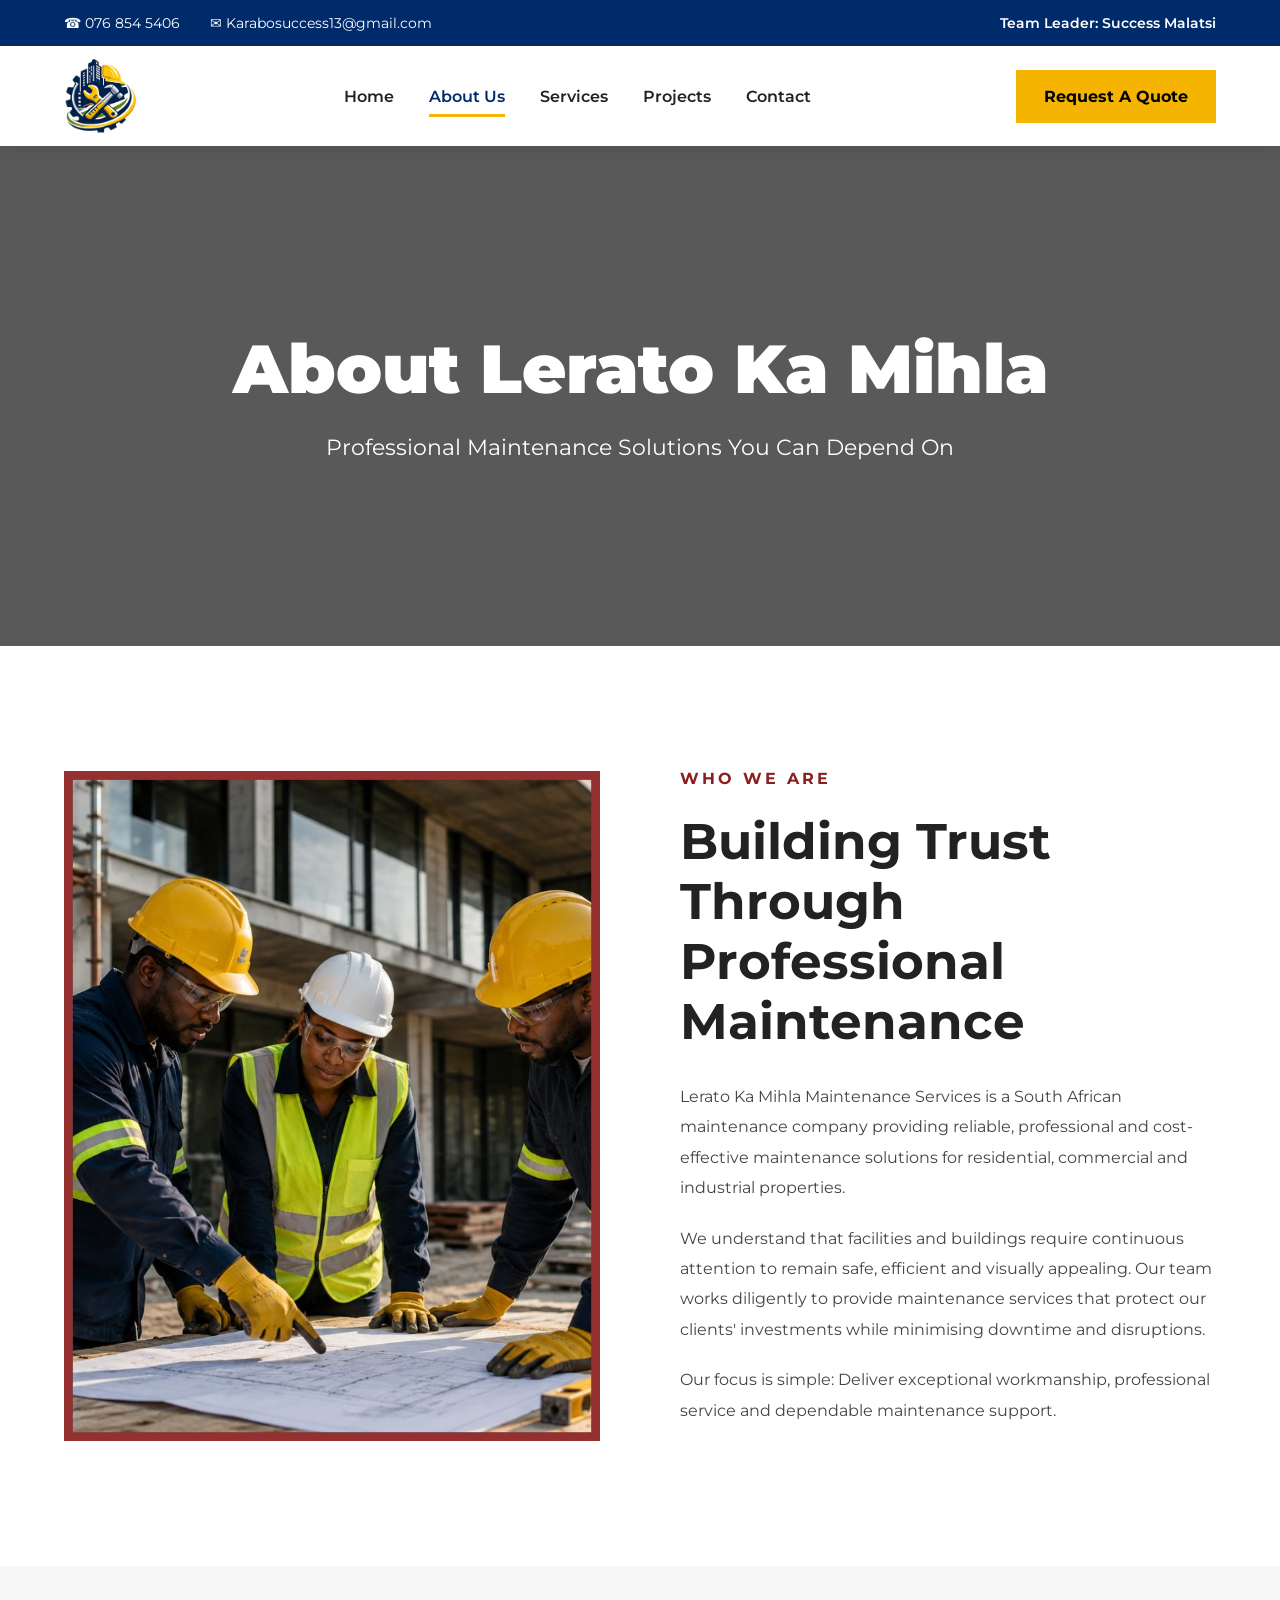
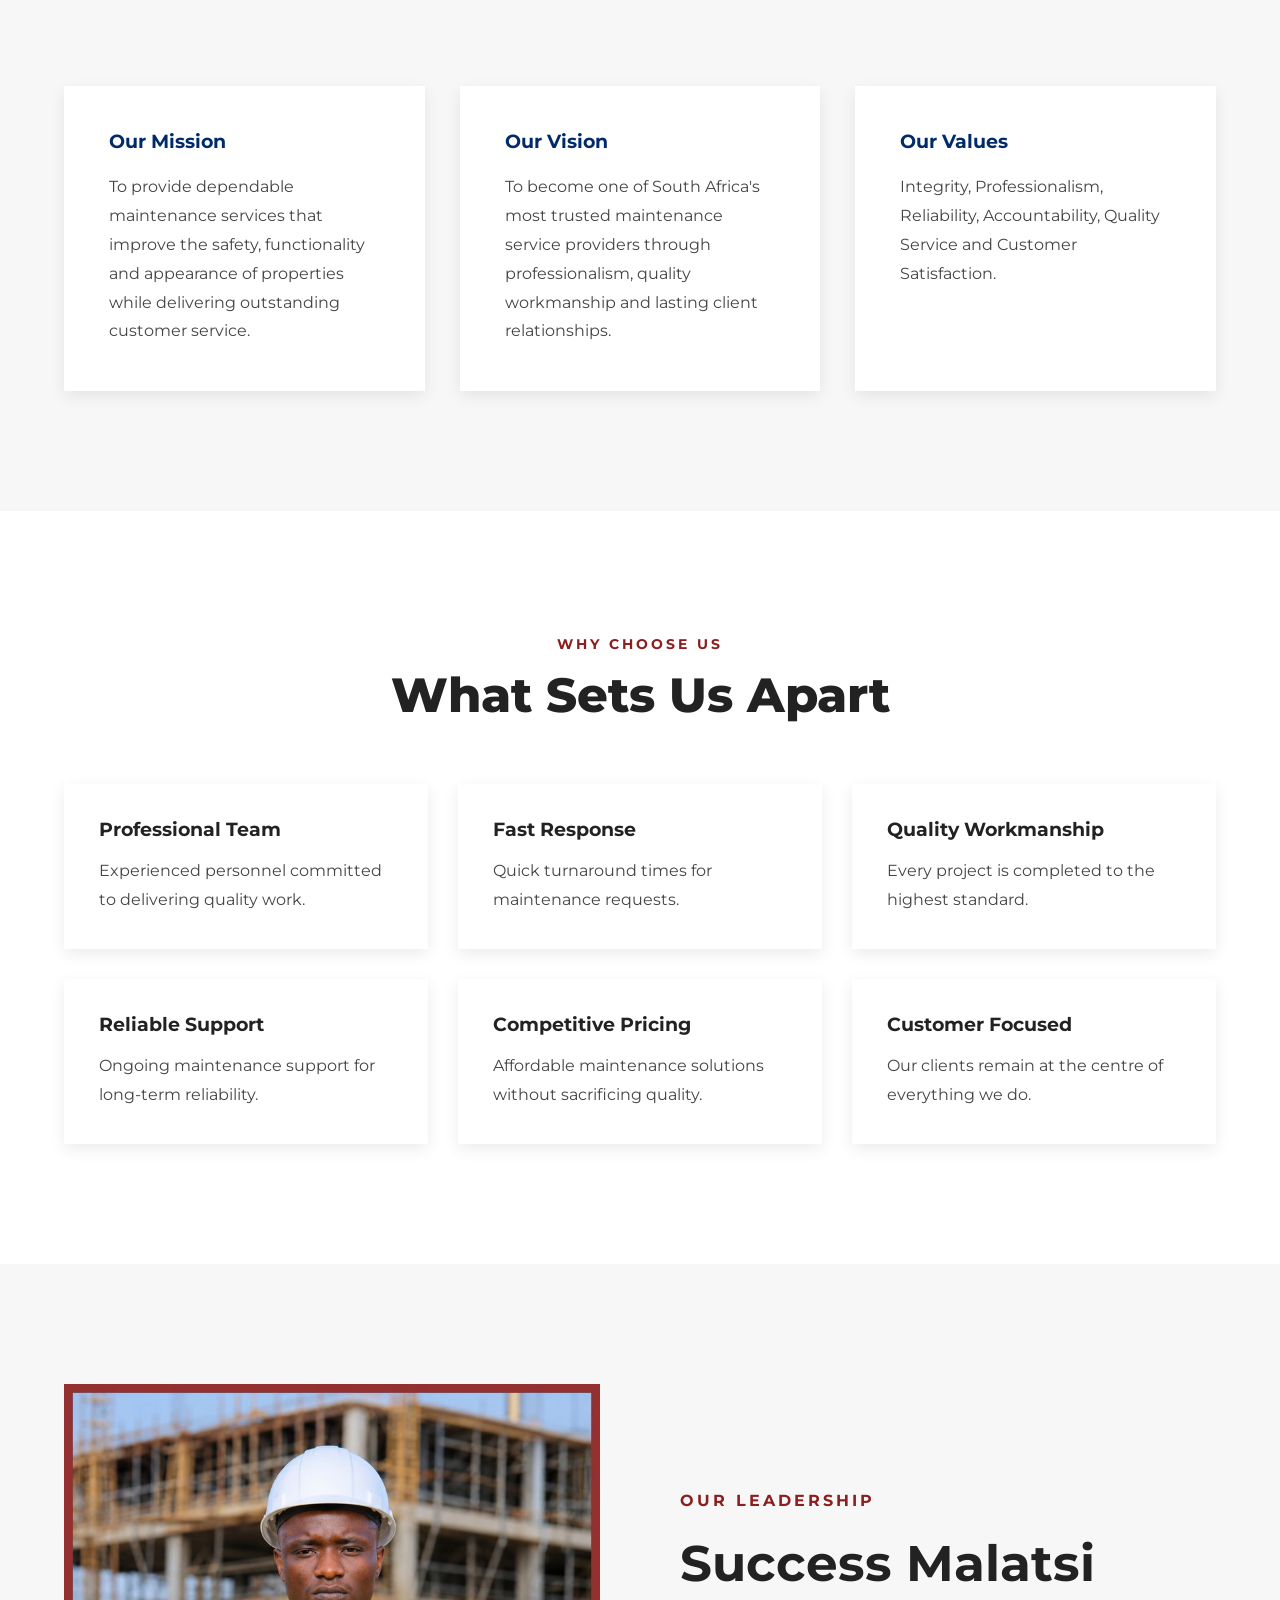
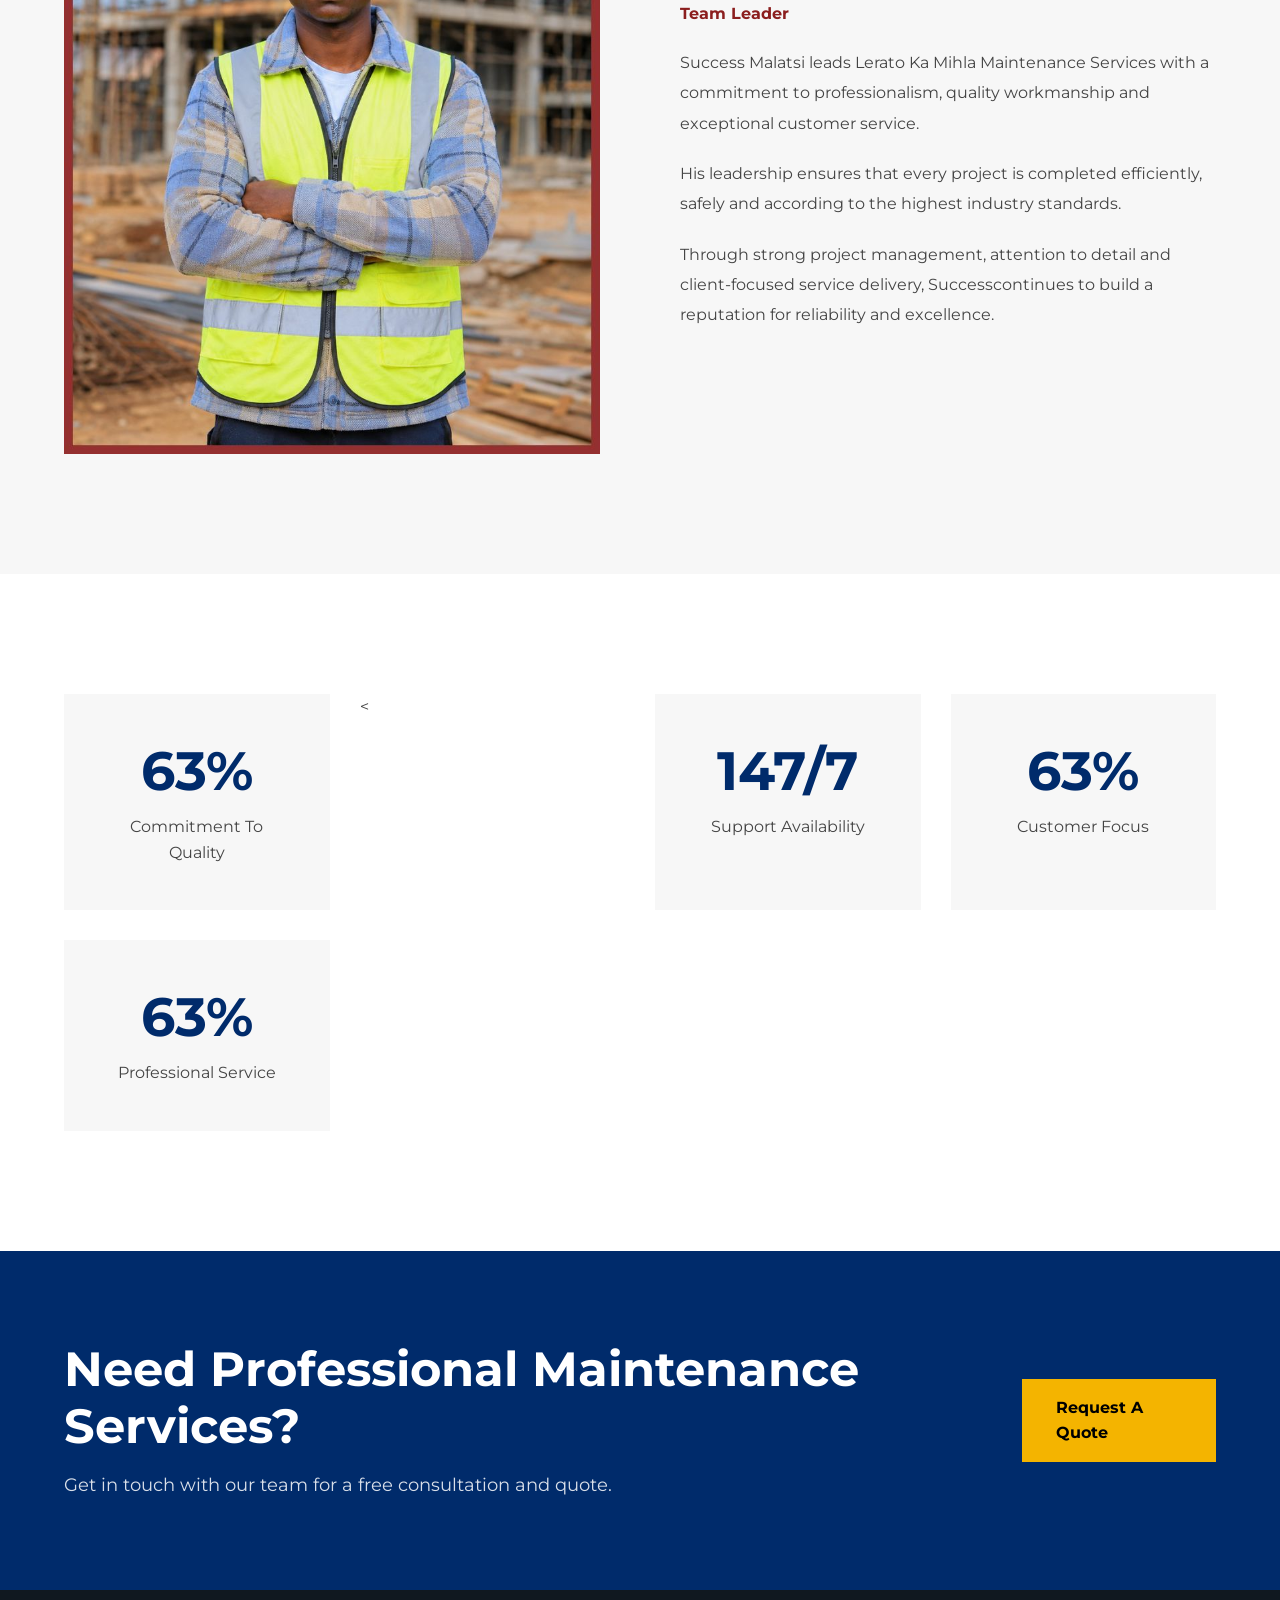
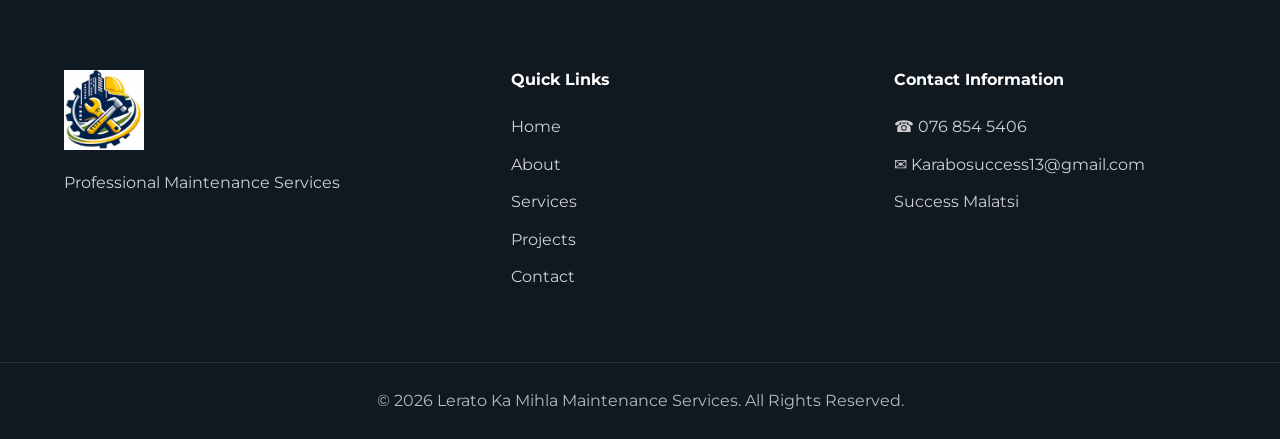
<file: about.html>
<!DOCTYPE html>
<html lang="en">
<head>

<meta charset="UTF-8">
<meta name="viewport" content="width=device-width, initial-scale=1.0">

<title>
About Us | Lerato Ka Mihla Maintenance Services
</title>

<meta
name="description"
content="Learn more about Lerato Ka Mihla Maintenance Services and our commitment to quality maintenance solutions."
>

<link rel="preconnect" href="https://fonts.googleapis.com">
<link rel="preconnect" href="https://fonts.gstatic.com" crossorigin>

<link
href="https://fonts.googleapis.com/css2?family=Montserrat:wght@300;400;500;600;700;800;900&display=swap"
rel="stylesheet"
>

<link
rel="stylesheet"
href="assets/css/style.css"
>

</head>

<body>

<!-- TOP BAR -->

<div class="topbar">

<div class="container topbar-wrapper">

<div class="topbar-left">

<span>☎ 076 854 5406</span>

<span>✉ Karabosuccess13@gmail.com</span>

</div>

<div class="topbar-right">

<span>
Team Leader:
Success Malatsi
</span>

</div>

</div>

</div>

<!-- HEADER -->

<header class="header">

<div class="container header-wrapper">

<a href="index.html" class="logo-wrap">

<img
src="assets/images/logo.jpg"
alt="Lerato Ka Mihla Logo"
class="logo"
>

</a>

<nav class="desktop-nav">

<a href="index.html">
Home
</a>

<a href="about.html" class="active">
About Us
</a>

<a href="services.html">
Services
</a>

<a href="projects.html">
Projects
</a>

<a href="contact.html">
Contact
</a>

</nav>

<div class="header-actions">

<a
href="contact.html"
class="quote-btn"
>

Request A Quote

</a>

<button
class="mobile-toggle"
id="mobileToggle"
>

☰

</button>

</div>

</div>

<div
class="mobile-menu"
id="mobileMenu"
>

<a href="index.html">Home</a>
<a href="about.html">About Us</a>
<a href="services.html">Services</a>
<a href="projects.html">Projects</a>
<a href="contact.html">Contact</a>

</div>

</header>

<!-- PAGE HERO -->

<section class="page-hero">

<div class="page-overlay"></div>

<div class="container">

<div class="page-hero-content">

<h1>

About Lerato Ka Mihla

</h1>

<p>

Professional Maintenance Solutions
You Can Depend On

</p>

</div>

</div>

</section>

<!-- COMPANY INTRO -->

<section class="about-page-section">

<div class="container">

<div class="about-page-grid">

<div class="about-page-image">

<img
src="assets/images/about.jpg"
alt="Commercial Building"
>

</div>

<div class="about-page-content">

<span class="section-tag">

WHO WE ARE

</span>

<h2>

Building Trust Through
Professional Maintenance

</h2>

<p>

Lerato Ka Mihla Maintenance Services
is a South African maintenance company
providing reliable, professional and
cost-effective maintenance solutions
for residential, commercial and
industrial properties.

</p>

<p>

We understand that facilities and
buildings require continuous attention
to remain safe, efficient and visually
appealing. Our team works diligently
to provide maintenance services that
protect our clients' investments while
minimising downtime and disruptions.

</p>

<p>

Our focus is simple:

Deliver exceptional workmanship,
professional service and dependable
maintenance support.

</p>

</div>

</div>

</div>

</section>

<!-- MISSION VISION -->

<section class="mission-vision">

<div class="container">

<div class="mission-grid">

<div class="mission-card">

<h3>

Our Mission

</h3>

<p>

To provide dependable maintenance
services that improve the safety,
functionality and appearance of
properties while delivering
outstanding customer service.

</p>

</div>

<div class="mission-card">

<h3>

Our Vision

</h3>

<p>

To become one of South Africa's
most trusted maintenance service
providers through professionalism,
quality workmanship and lasting
client relationships.

</p>

</div>

<div class="mission-card">

<h3>

Our Values

</h3>

<p>

Integrity,
Professionalism,
Reliability,
Accountability,
Quality Service and
Customer Satisfaction.

</p>

</div>

</div>

</div>

</section>

<!-- WHY WE STAND OUT -->

<section class="why-about">

<div class="container">

<div class="section-heading">

<span>

WHY CHOOSE US

</span>

<h2>

What Sets Us Apart

</h2>

</div>

<div class="features-grid">

<div class="feature-item">

<h3>

Professional Team

</h3>

<p>

Experienced personnel committed
to delivering quality work.

</p>

</div>

<div class="feature-item">

<h3>

Fast Response

</h3>

<p>

Quick turnaround times for
maintenance requests.

</p>

</div>

<div class="feature-item">

<h3>

Quality Workmanship

</h3>

<p>

Every project is completed
to the highest standard.

</p>

</div>

<div class="feature-item">

<h3>

Reliable Support

</h3>

<p>

Ongoing maintenance support
for long-term reliability.

</p>

</div>

<div class="feature-item">

<h3>

Competitive Pricing

</h3>

<p>

Affordable maintenance solutions
without sacrificing quality.

</p>

</div>

<div class="feature-item">

<h3>

Customer Focused

</h3>

<p>

Our clients remain at the centre
of everything we do.

</p>

</div>

</div>

</div>

</section>

<!-- TEAM LEADER -->

<section class="team-leader-section">

<div class="container">

<div class="leader-grid">

<div class="leader-image">

<img
src="assets/hero/team-leader.jpg"
alt="Success Malatsi"
>

</div>

<div class="leader-content">

<span class="section-tag">

OUR LEADERSHIP

</span>

<h2>

Success Malatsi

</h2>

<h4>

Team Leader

</h4>

<p>

Success Malatsi leads
Lerato Ka Mihla Maintenance Services
with a commitment to professionalism,
quality workmanship and exceptional
customer service.

</p>

<p>

His leadership ensures that every
project is completed efficiently,
safely and according to the highest
industry standards.

</p>

<p>

Through strong project management,
attention to detail and client-focused
service delivery, Successcontinues
to build a reputation for reliability
and excellence.

</p>

</div>

</div>

</div>

</section>

<!-- STATS -->

<section class="company-stats">

<div class="container">

<div class="stats-grid">

<div class="stat-box">

<h2>100%</h2>

<p>

Commitment To Quality

</p>

</div>

<
<div class="stat-box">

<h2>

24/7

</h2>

<p>

Support Availability

</p>

</div>
<div class="stat-box">

<h2>100%</h2>

<p>

Customer Focus

</p>

</div>

<div class="stat-box">

<h2>100%</h2>

<p>

Professional Service

</p>

</div>

</div>

</div>

</section>

<!-- CTA -->

<section class="cta-section">

<div class="container cta-wrapper">

<div>

<h2>

Need Professional
Maintenance Services?

</h2>

<p>

Get in touch with our team
for a free consultation and quote.

</p>

</div>

<a
href="contact.html"
class="btn-primary"
>

Request A Quote

</a>

</div>

</section>

<!-- FOOTER -->

<footer class="footer">

<div class="container footer-grid">

<div>

<img
src="assets/images/logo.jpg"
alt=""
class="footer-logo"
>

<p>

Professional Maintenance Services

</p>

</div>

<div>

<h4>

Quick Links

</h4>

<ul>

<li><a href="index.html">Home</a></li>
<li><a href="about.html">About</a></li>
<li><a href="services.html">Services</a></li>
<li><a href="projects.html">Projects</a></li>
<li><a href="contact.html">Contact</a></li>

</ul>

</div>

<div>

<h4>

Contact Information

</h4>

<p>

☎ 076 854 5406

</p>

<p>

✉ Karabosuccess13@gmail.com

</p>

<p>

Success Malatsi

</p>

</div>

</div>

<div class="footer-bottom">

© 2026 Lerato Ka Mihla
Maintenance Services.
All Rights Reserved.

</div>

</footer>

<script src="assets/js/main.js"></script>

</body>
</html>
</file>
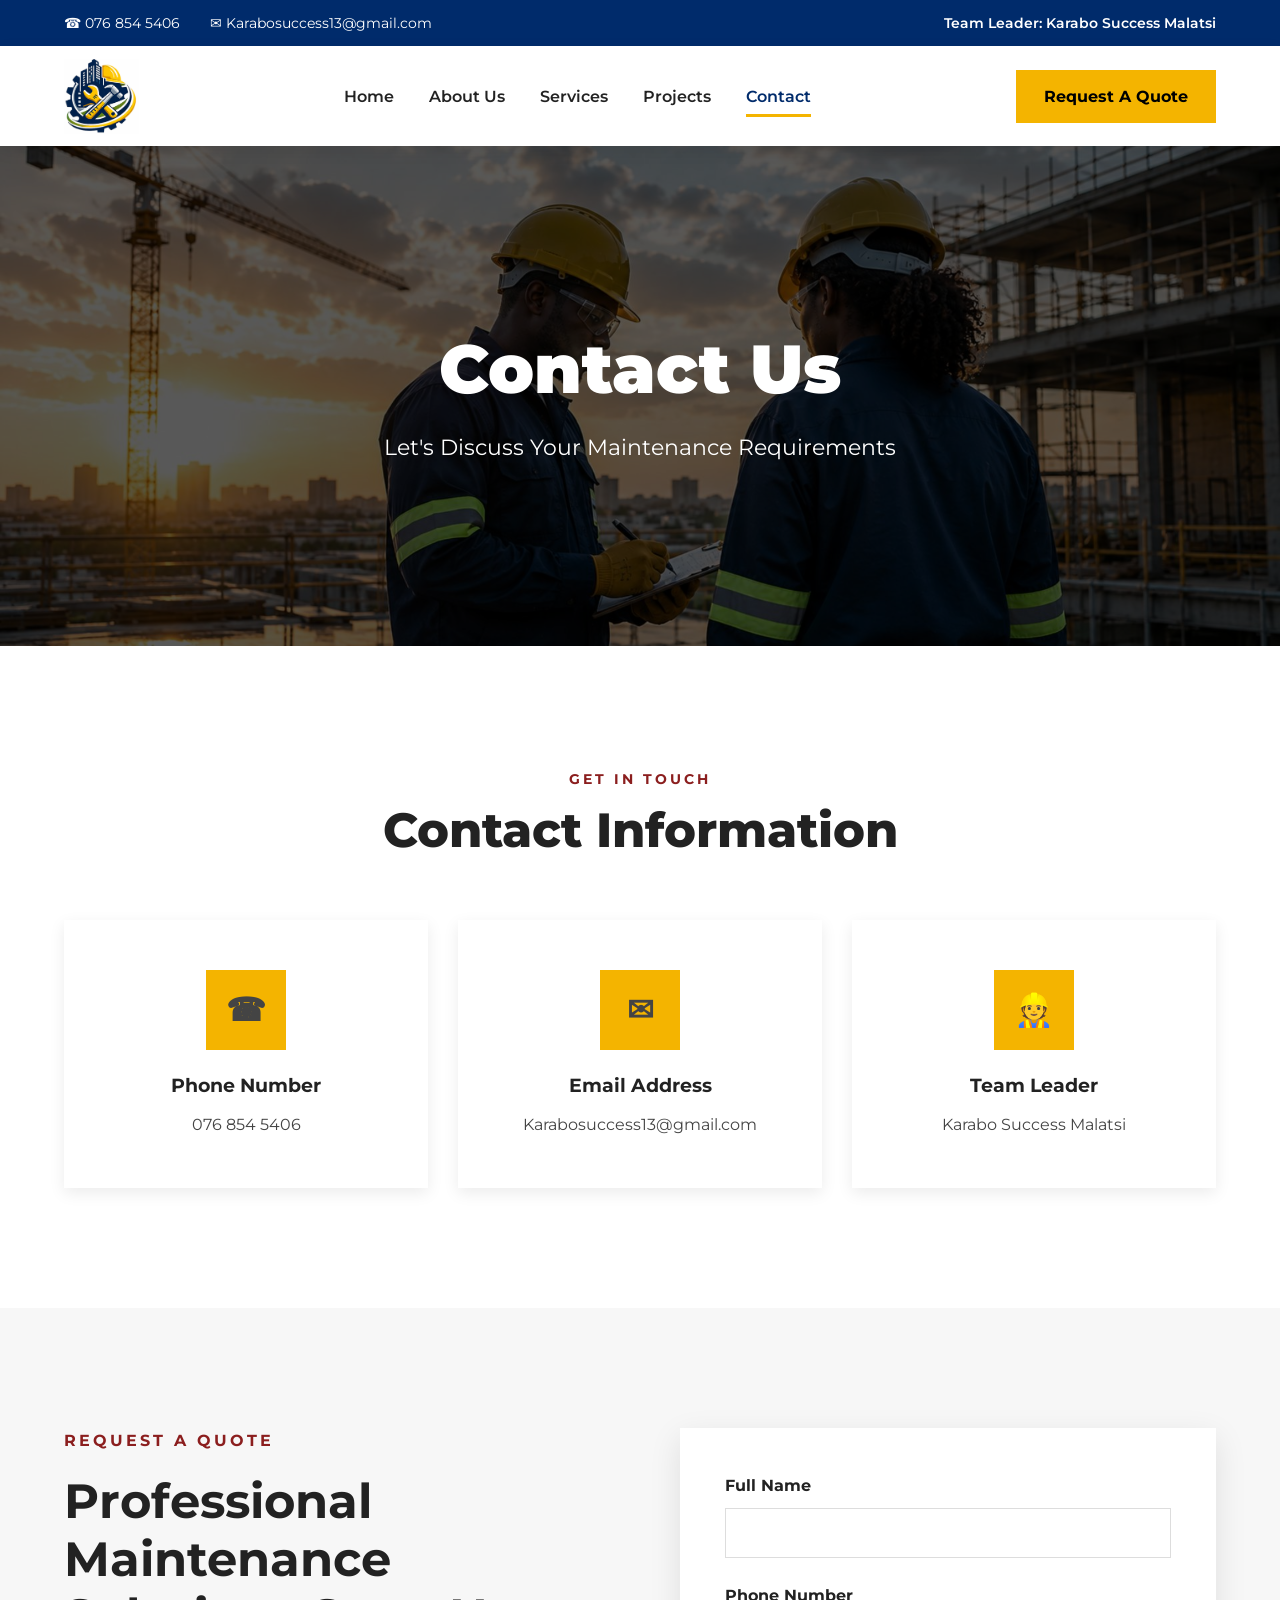
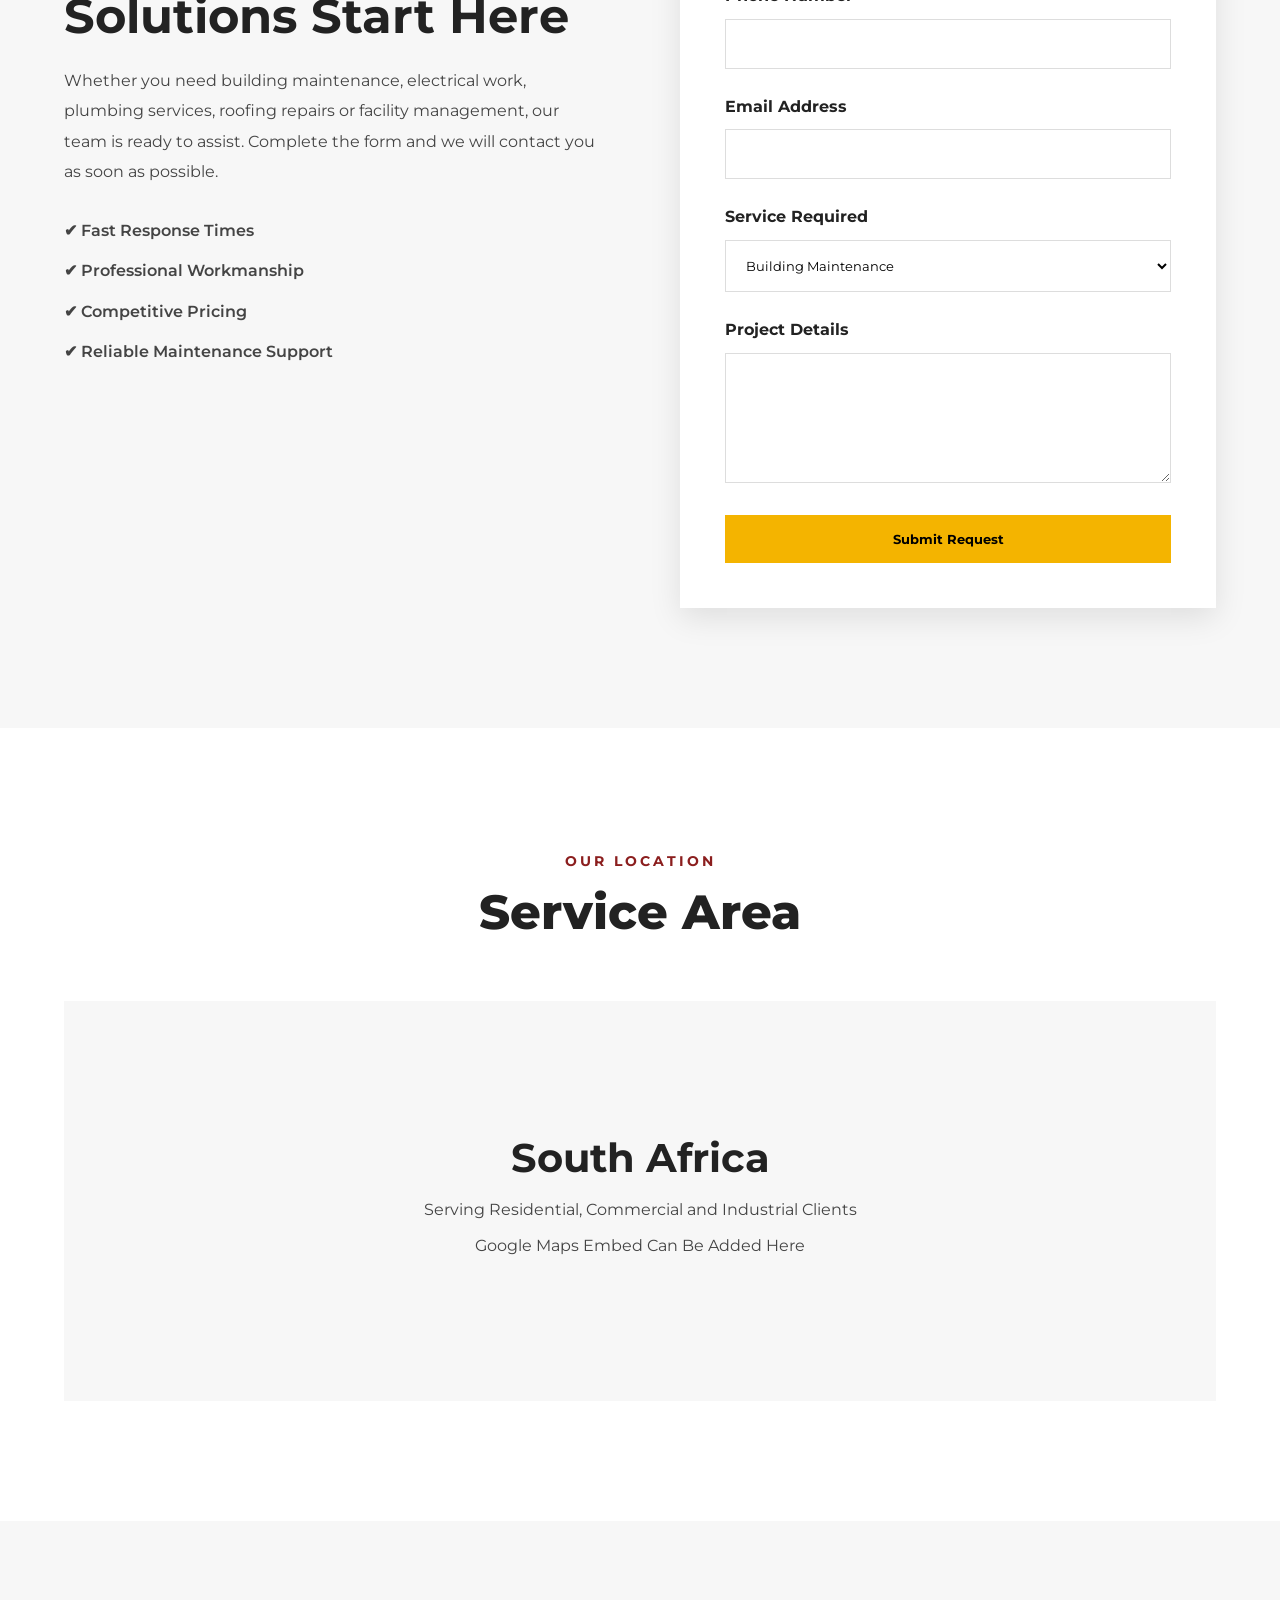
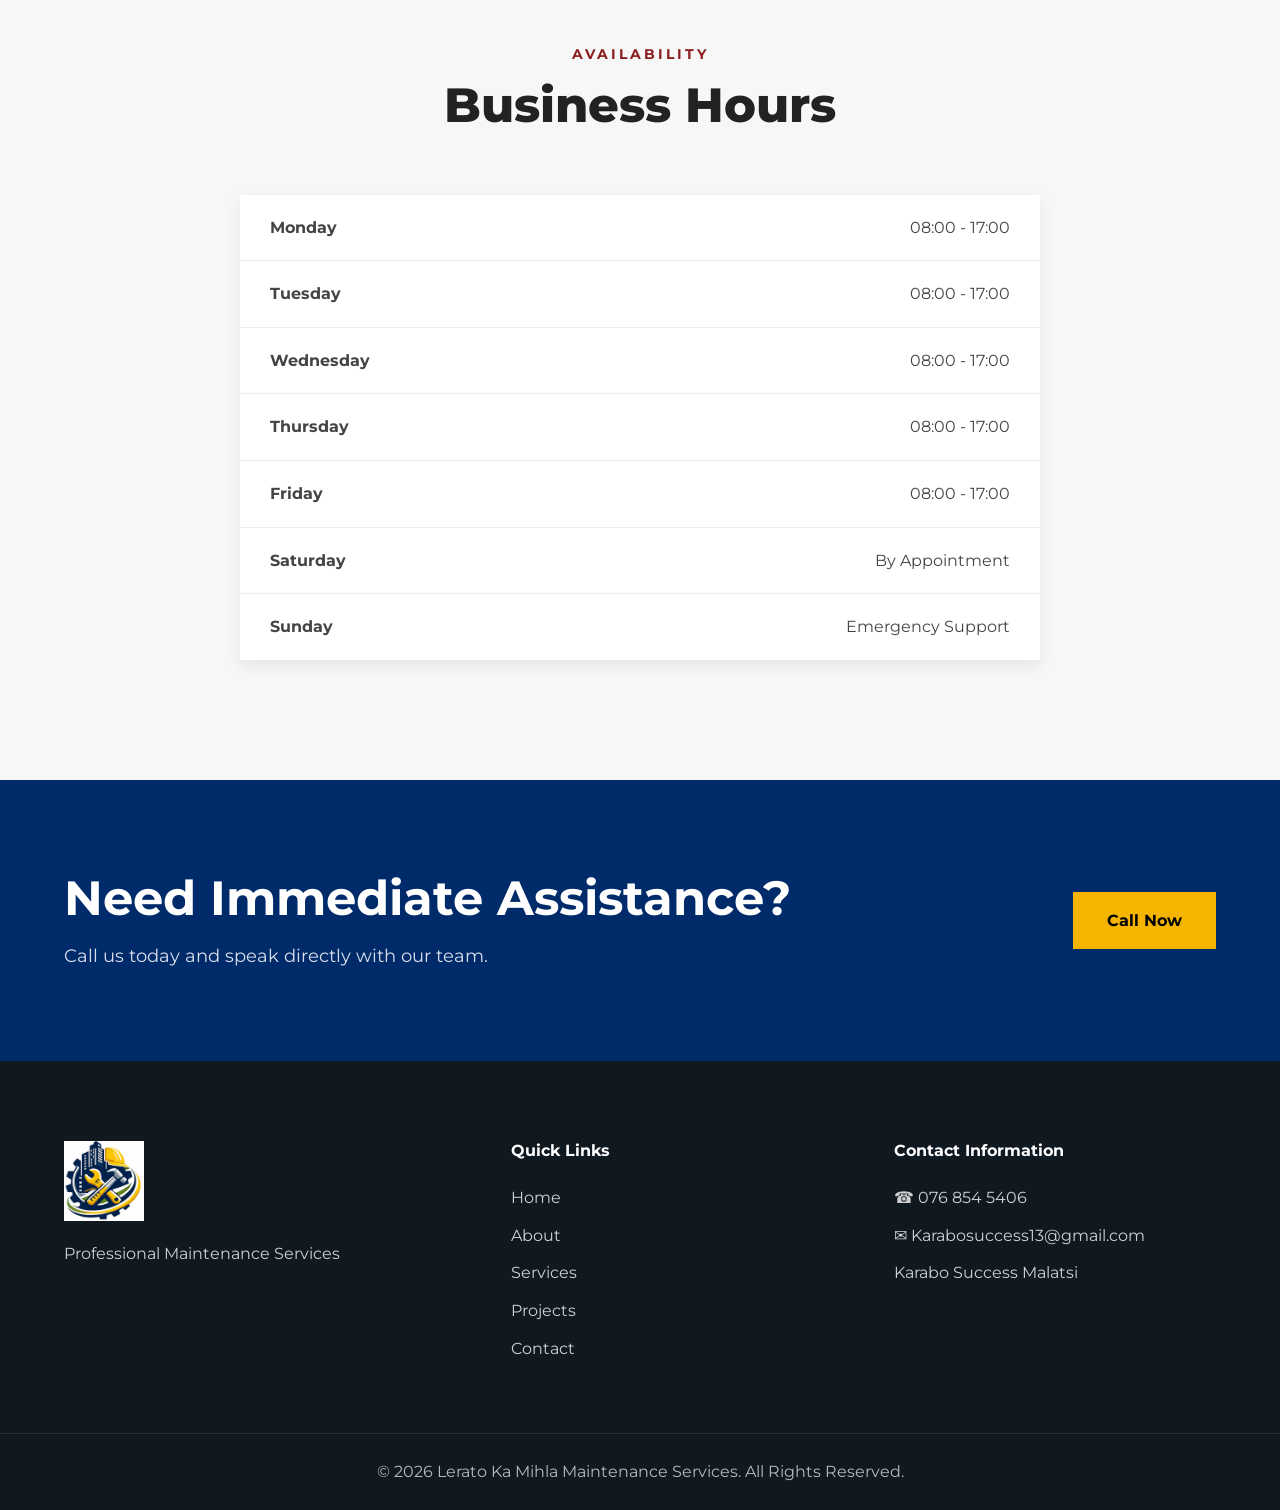
<file: contact.html>
<!DOCTYPE html>
<html lang="en">
<head>

<meta charset="UTF-8">
<meta name="viewport" content="width=device-width, initial-scale=1.0">

<title>
Contact Us | Lerato Ka Mihla Maintenance Services
</title>

<meta
name="description"
content="Contact Lerato Ka Mihla Maintenance Services for professional maintenance solutions and free quotations."
>

<link rel="preconnect" href="https://fonts.googleapis.com">
<link rel="preconnect" href="https://fonts.gstatic.com" crossorigin>

<link
href="https://fonts.googleapis.com/css2?family=Montserrat:wght@300;400;500;600;700;800;900&display=swap"
rel="stylesheet"
>

<link
rel="stylesheet"
href="assets/css/style.css"
>

</head>

<body>

<!-- TOP BAR -->

<div class="topbar">

<div class="container topbar-wrapper">

<div class="topbar-left">

<span>☎ 076 854 5406</span>
<span>✉ Karabosuccess13@gmail.com</span>

</div>

<div class="topbar-right">

<span>
Team Leader:
Karabo Success Malatsi
</span>

</div>

</div>

</div>

<!-- HEADER -->

<header class="header">

<div class="container header-wrapper">

<a href="index.html" class="logo-wrap">

<img
src="assets/images/logo.jpg"
alt="Lerato Ka Mihla Logo"
class="logo"
>

</a>

<nav class="desktop-nav">

<a href="index.html">Home</a>
<a href="about.html">About Us</a>
<a href="services.html">Services</a>
<a href="projects.html">Projects</a>

<a
href="contact.html"
class="active"
>

Contact

</a>

</nav>

<div class="header-actions">

<a
href="#quote-form"
class="quote-btn"
>

Request A Quote

</a>

<button
class="mobile-toggle"
id="mobileToggle"
>

☰

</button>

</div>

</div>

<div
class="mobile-menu"
id="mobileMenu"
>

<a href="index.html">Home</a>
<a href="about.html">About Us</a>
<a href="services.html">Services</a>
<a href="projects.html">Projects</a>
<a href="contact.html">Contact</a>

</div>

</header>

<!-- HERO -->

<section class="page-hero contact-hero">

<div class="page-overlay"></div>

<div class="container">

<div class="page-hero-content">

<h1>

Contact Us

</h1>

<p>

Let's Discuss Your Maintenance Requirements

</p>

</div>

</div>

</section>

<!-- CONTACT INFO -->

<section class="contact-info-section">

<div class="container">

<div class="section-heading">

<span>

GET IN TOUCH

</span>

<h2>

Contact Information

</h2>

</div>

<div class="contact-cards">

<div class="contact-card">

<div class="contact-icon">

☎

</div>

<h3>

Phone Number

</h3>

<p>

076 854 5406

</p>

</div>

<div class="contact-card">

<div class="contact-icon">

✉

</div>

<h3>

Email Address

</h3>

<p>

Karabosuccess13@gmail.com

</p>

</div>

<div class="contact-card">

<div class="contact-icon">

👷

</div>

<h3>

Team Leader

</h3>

<p>

Karabo Success Malatsi

</p>

</div>

</div>

</div>

</section>

<!-- CONTACT FORM -->

<section
class="contact-form-section"
id="quote-form"
>

<div class="container">

<div class="contact-grid">

<!-- LEFT -->

<div class="contact-content">

<span class="section-tag">

REQUEST A QUOTE

</span>

<h2>

Professional Maintenance
Solutions Start Here

</h2>

<p>

Whether you need building maintenance,
electrical work, plumbing services,
roofing repairs or facility management,
our team is ready to assist.

Complete the form and we will contact
you as soon as possible.

</p>

<ul class="contact-benefits">

<li>
✔ Fast Response Times
</li>

<li>
✔ Professional Workmanship
</li>

<li>
✔ Competitive Pricing
</li>

<li>
✔ Reliable Maintenance Support
</li>

</ul>

</div>

<!-- RIGHT -->

<div class="contact-form-wrapper">

<form
class="contact-form"
action="#"
method="POST"
>

<div class="form-group">

<label>

Full Name

</label>

<input
type="text"
name="name"
required
>

</div>

<div class="form-group">

<label>

Phone Number

</label>

<input
type="tel"
name="phone"
required
>

</div>

<div class="form-group">

<label>

Email Address

</label>

<input
type="email"
name="email"
required
>

</div>

<div class="form-group">

<label>

Service Required

</label>

<select name="service">

<option>
Building Maintenance
</option>

<option>
Electrical Services
</option>

<option>
Plumbing Services
</option>

<option>
Painting Services
</option>

<option>
Roofing Services
</option>

<option>
Facility Management
</option>

<option>
Cleaning Services
</option>

<option>
Security Installations
</option>

<option>
Other
</option>

</select>

</div>

<div class="form-group">

<label>

Project Details

</label>

<textarea
name="message"
rows="6"
required
></textarea>

</div>

<button
type="submit"
class="btn-primary form-btn"
>

Submit Request

</button>

</form>

</div>

</div>

</div>

</section>

<!-- MAP SECTION -->

<section class="map-section">

<div class="container">

<div class="section-heading">

<span>

OUR LOCATION

</span>

<h2>

Service Area

</h2>

</div>

<div class="map-placeholder">

<h3>

South Africa

</h3>

<p>

Serving Residential,
Commercial and Industrial Clients

</p>

<p>

Google Maps Embed Can Be Added Here

</p>

</div>

</div>

</section>

<!-- BUSINESS HOURS -->

<section class="business-hours">

<div class="container">

<div class="section-heading">

<span>

AVAILABILITY

</span>

<h2>

Business Hours

</h2>

</div>

<div class="hours-grid">

<div class="hour-row">

<span>Monday</span>
<span>08:00 - 17:00</span>

</div>

<div class="hour-row">

<span>Tuesday</span>
<span>08:00 - 17:00</span>

</div>

<div class="hour-row">

<span>Wednesday</span>
<span>08:00 - 17:00</span>

</div>

<div class="hour-row">

<span>Thursday</span>
<span>08:00 - 17:00</span>

</div>

<div class="hour-row">

<span>Friday</span>
<span>08:00 - 17:00</span>

</div>

<div class="hour-row">

<span>Saturday</span>
<span>By Appointment</span>

</div>

<div class="hour-row">

<span>Sunday</span>
<span>Emergency Support</span>

</div>

</div>

</div>

</section>

<!-- CTA -->

<section class="cta-section">

<div class="container cta-wrapper">

<div>

<h2>

Need Immediate Assistance?

</h2>

<p>

Call us today and speak directly
with our team.

</p>

</div>

<a
href="tel:0768545406"
class="btn-primary"
>

Call Now

</a>

</div>

</section>

<!-- FOOTER -->

<footer class="footer">

<div class="container footer-grid">

<div>

<img
src="assets/images/logo.jpg"
alt=""
class="footer-logo"
>

<p>

Professional Maintenance Services

</p>

</div>

<div>

<h4>

Quick Links

</h4>

<ul>

<li><a href="index.html">Home</a></li>
<li><a href="about.html">About</a></li>
<li><a href="services.html">Services</a></li>
<li><a href="projects.html">Projects</a></li>
<li><a href="contact.html">Contact</a></li>

</ul>

</div>

<div>

<h4>

Contact Information

</h4>

<p>☎ 076 854 5406</p>

<p>✉ Karabosuccess13@gmail.com</p>

<p>Karabo Success Malatsi</p>

</div>

</div>

<div class="footer-bottom">

© 2026 Lerato Ka Mihla Maintenance Services.
All Rights Reserved.

</div>

</footer>

<script src="assets/js/main.js"></script>

</body>
</html>
</file>
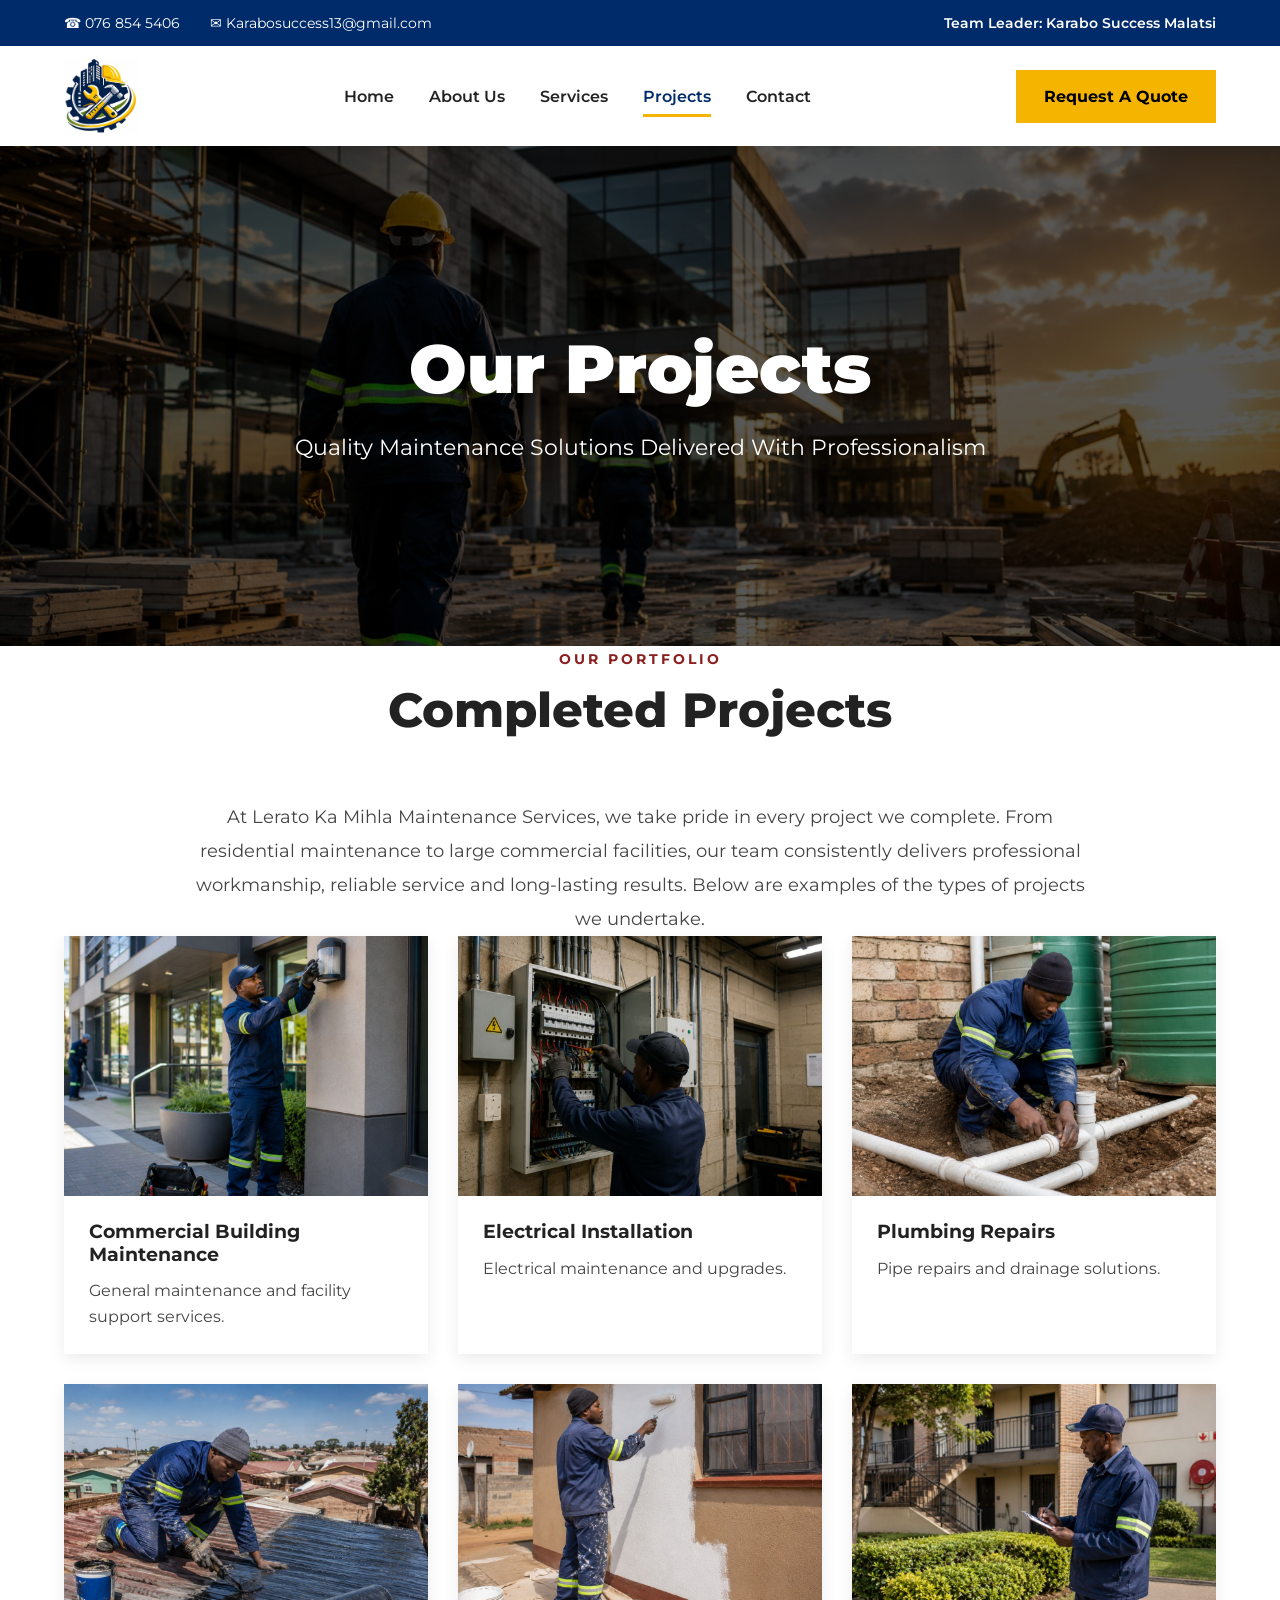
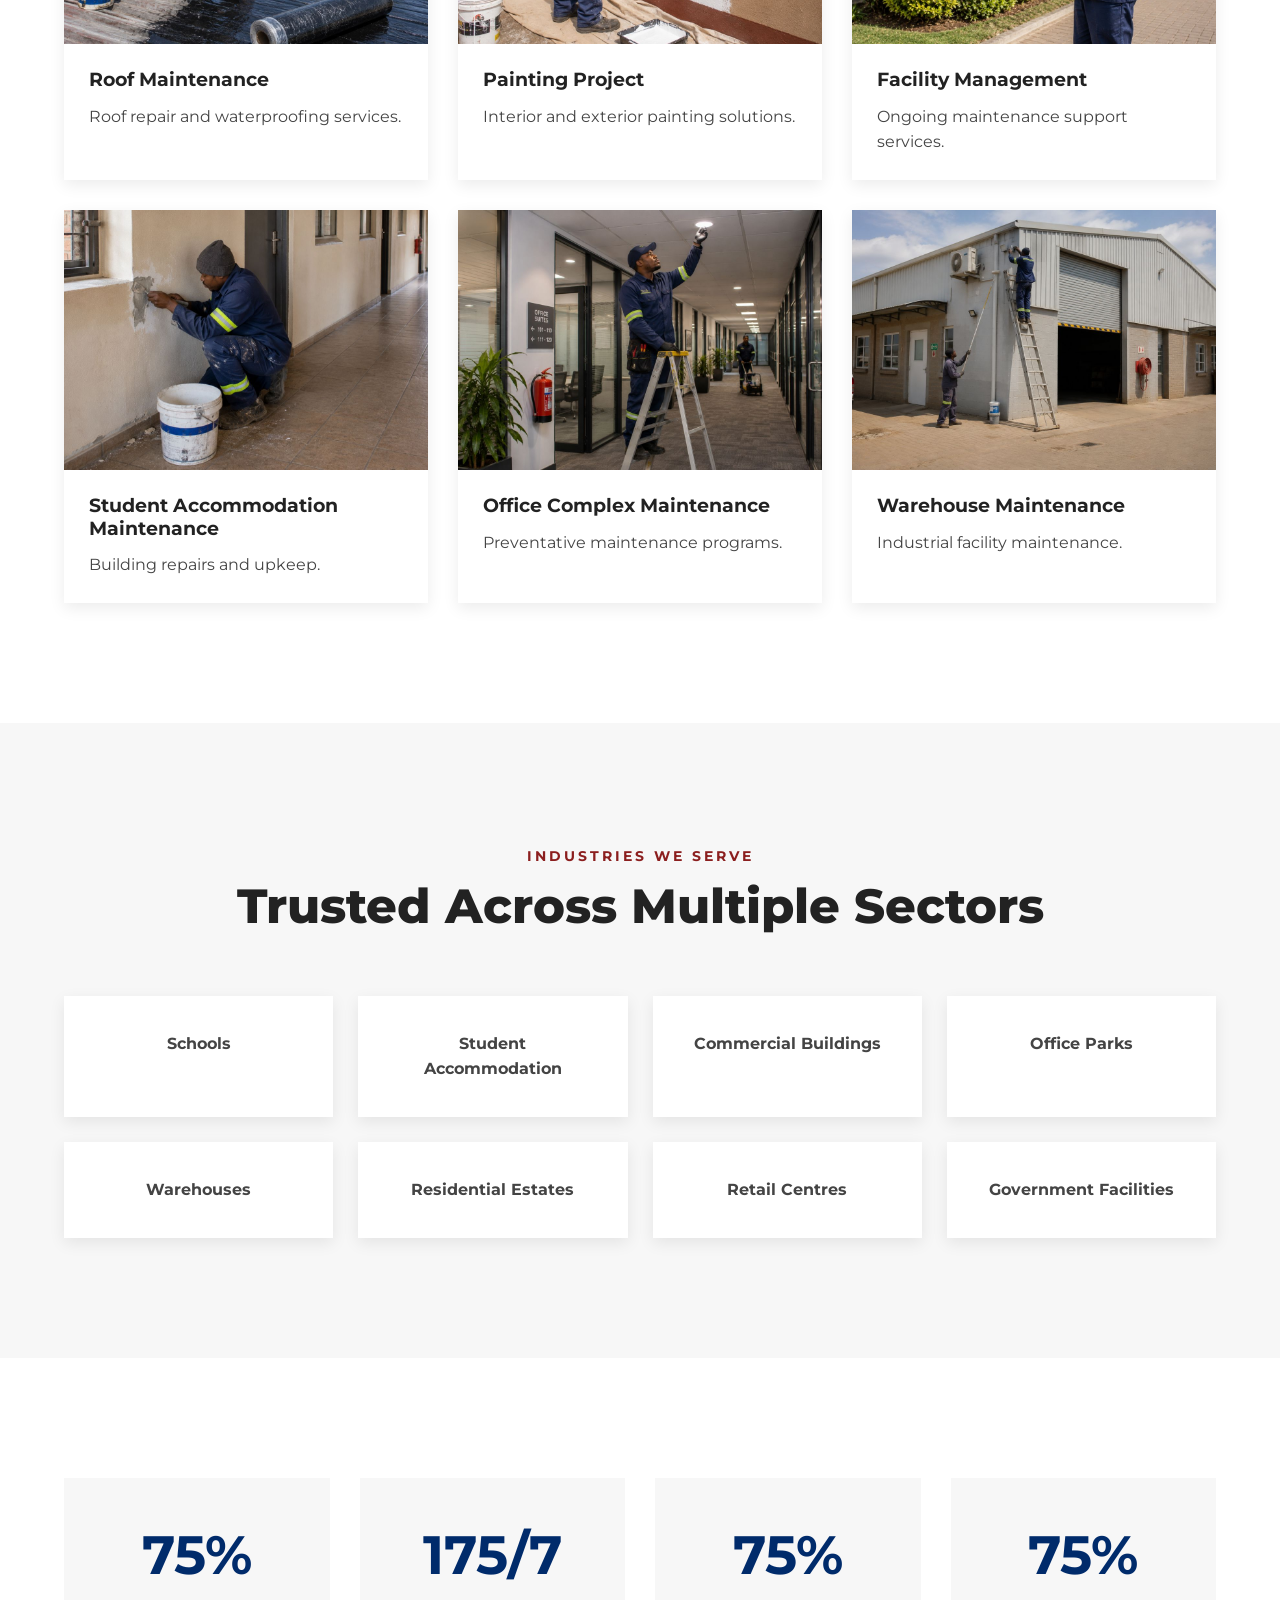
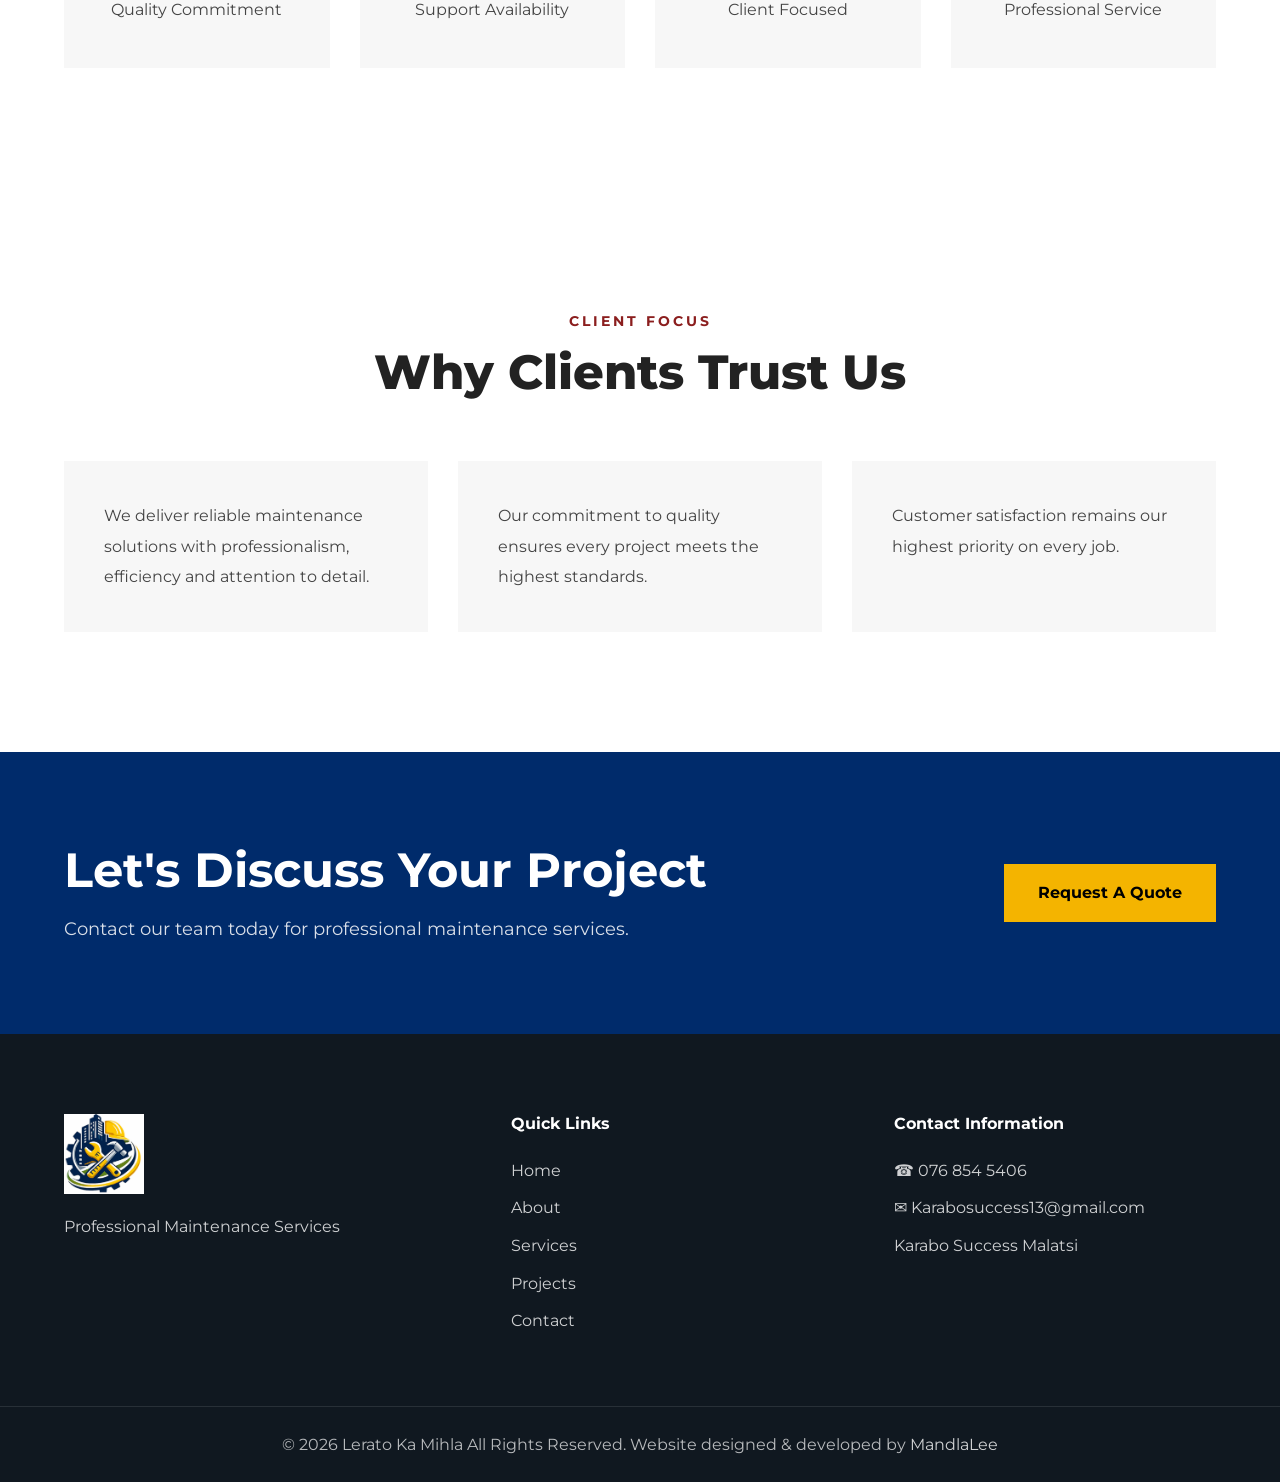
<file: projects.html>
<!DOCTYPE html>
<html lang="en">
<head>

<meta charset="UTF-8">
<meta name="viewport" content="width=device-width, initial-scale=1.0">

<title>
Projects | Lerato Ka Mihla Maintenance Services
</title>

<meta
name="description"
content="View maintenance projects completed by Lerato Ka Mihla Maintenance Services."
>

<link rel="preconnect" href="https://fonts.googleapis.com">
<link rel="preconnect" href="https://fonts.gstatic.com" crossorigin>

<link
href="https://fonts.googleapis.com/css2?family=Montserrat:wght@300;400;500;600;700;800;900&display=swap"
rel="stylesheet"
>

<link
rel="stylesheet"
href="assets/css/style.css"
>

</head>

<body>

<!-- TOP BAR -->

<div class="topbar">

<div class="container topbar-wrapper">

<div class="topbar-left">

<span>☎ 076 854 5406</span>
<span>✉ Karabosuccess13@gmail.com</span>

</div>

<div class="topbar-right">

<span>
Team Leader:
Karabo Success Malatsi
</span>

</div>

</div>

</div>

<!-- HEADER -->

<header class="header">

<div class="container header-wrapper">

<a href="index.html" class="logo-wrap">

<img
src="assets/images/logo.jpg"
alt="Lerato Ka Mihla Logo"
class="logo"
>

</a>

<nav class="desktop-nav">

<a href="index.html">Home</a>
<a href="about.html">About Us</a>
<a href="services.html">Services</a>

<a
href="projects.html"
class="active"
>

Projects

</a>

<a href="contact.html">Contact</a>

</nav>

<div class="header-actions">

<a
href="contact.html"
class="quote-btn"
>

Request A Quote

</a>

<button
class="mobile-toggle"
id="mobileToggle"
>

☰

</button>

</div>

</div>

<div
class="mobile-menu"
id="mobileMenu"
>

<a href="index.html">Home</a>
<a href="about.html">About Us</a>
<a href="services.html">Services</a>
<a href="projects.html">Projects</a>
<a href="contact.html">Contact</a>

</div>

</header>

<!-- PAGE HERO -->

<section class="page-hero projects-hero">

<div class="page-overlay"></div>

<div class="container">

<div class="page-hero-content">

<h1>

Our Projects

</h1>

<p>

Quality Maintenance Solutions
Delivered With Professionalism

</p>

</div>

</div>

</section>

<!-- INTRO -->

<section class="projects-intro">

<div class="container">

<div class="section-heading">

<span>

OUR PORTFOLIO

</span>

<h2>

Completed Projects

</h2>

</div>

<p class="intro-text">

At Lerato Ka Mihla Maintenance Services,
we take pride in every project we complete.

From residential maintenance to large
commercial facilities, our team consistently
delivers professional workmanship,
reliable service and long-lasting results.

Below are examples of the types of
projects we undertake.

</p>

</div>

</section>

<!-- PROJECT GALLERY -->

<section class="project-gallery">

<div class="container">

<div class="gallery-grid">

<!-- PROJECT 1 -->

<div class="gallery-card">

<img
src="assets/projects/Commercial.jpg"
alt=""
>

<div class="gallery-content">

<h3>

Commercial Building Maintenance

</h3>

<p>

General maintenance and
facility support services.

</p>

</div>

</div>

<!-- PROJECT 2 -->

<div class="gallery-card">

<img
src="assets/projects/Electrical.jpg"
alt=""
>

<div class="gallery-content">

<h3>

Electrical Installation

</h3>

<p>

Electrical maintenance and upgrades.

</p>

</div>

</div>

<!-- PROJECT 3 -->

<div class="gallery-card">

<img
src="assets/projects/Plumbing.jpg"
alt=""
>

<div class="gallery-content">

<h3>

Plumbing Repairs

</h3>

<p>

Pipe repairs and drainage solutions.

</p>

</div>

</div>

<!-- PROJECT 4 -->

<div class="gallery-card">

<img
src="assets/projects/Roof.jpg"
alt=""
>

<div class="gallery-content">

<h3>

Roof Maintenance

</h3>

<p>

Roof repair and waterproofing services.

</p>

</div>

</div>

<!-- PROJECT 5 -->

<div class="gallery-card">

<img
src="assets/projects/Painting.jpg"
alt=""
>

<div class="gallery-content">

<h3>

Painting Project

</h3>

<p>

Interior and exterior painting solutions.

</p>

</div>

</div>

<!-- PROJECT 6 -->

<div class="gallery-card">

<img
src="assets/projects/Facility.jpg"
alt=""
>

<div class="gallery-content">

<h3>

Facility Management

</h3>

<p>

Ongoing maintenance support services.

</p>

</div>

</div>

<!-- PROJECT 7 -->

<div class="gallery-card">

<img
src="assets/projects/Student.jpg"
alt=""
>

<div class="gallery-content">

<h3>

Student Accommodation Maintenance

</h3>

<p>

Building repairs and upkeep.

</p>

</div>

</div>

<!-- PROJECT 8 -->

<div class="gallery-card">

<img
src="assets/projects/Office.jpg"
alt=""
>

<div class="gallery-content">

<h3>

Office Complex Maintenance

</h3>

<p>

Preventative maintenance programs.

</p>

</div>

</div>

<!-- PROJECT 9 -->

<div class="gallery-card">

<img
src="assets/projects/warehouse.jpg"
alt=""
>

<div class="gallery-content">

<h3>

Warehouse Maintenance

</h3>

<p>

Industrial facility maintenance.

</p>

</div>

</div>

</div>

</div>

</section>

<!-- INDUSTRIES -->

<section class="industries-section">

<div class="container">

<div class="section-heading">

<span>

INDUSTRIES WE SERVE

</span>

<h2>

Trusted Across Multiple Sectors

</h2>

</div>

<div class="industries-grid">

<div class="industry-card">

Schools

</div>

<div class="industry-card">

Student Accommodation

</div>

<div class="industry-card">

Commercial Buildings

</div>

<div class="industry-card">

Office Parks

</div>

<div class="industry-card">

Warehouses

</div>

<div class="industry-card">

Residential Estates

</div>

<div class="industry-card">

Retail Centres

</div>

<div class="industry-card">

Government Facilities

</div>

</div>

</div>

</section>

<!-- ACHIEVEMENTS -->

<section class="project-achievements">

<div class="container">

<div class="stats-grid">

<div class="stat-box">

<h2>

100%

</h2>

<p>

Quality Commitment

</p>

</div>
<!--Counter Works Weird work weird-->
<div class="stat-box">

<h2>

24/7

</h2>

<p>

Support Availability

</p>

</div>

<div class="stat-box">

<h2>

100%

</h2>

<p>

Client Focused

</p>

</div>

<div class="stat-box">

<h2>

100%

</h2>

<p>

Professional Service

</p>

</div>

</div>

</div>

</section>

<!-- TESTIMONIAL SECTION -->

<section class="testimonial-section">

<div class="container">

<div class="section-heading">

<span>

CLIENT FOCUS

</span>

<h2>

Why Clients Trust Us

</h2>

</div>

<div class="testimonial-grid">

<div class="testimonial-card">

<p>

We deliver reliable maintenance
solutions with professionalism,
efficiency and attention to detail.

</p>

</div>

<div class="testimonial-card">

<p>

Our commitment to quality
ensures every project meets
the highest standards.

</p>

</div>

<div class="testimonial-card">

<p>

Customer satisfaction remains
our highest priority on every job.

</p>

</div>

</div>

</div>

</section>

<!-- CTA -->

<section class="cta-section">

<div class="container cta-wrapper">

<div>

<h2>

Let's Discuss Your Project

</h2>

<p>

Contact our team today
for professional maintenance services.

</p>

</div>

<a
href="contact.html"
class="btn-primary"
>

Request A Quote

</a>

</div>

</section>

<!-- FOOTER -->

<footer class="footer">

<div class="container footer-grid">

<div>

<img
src="assets/images/logo.jpg"
alt=""
class="footer-logo"
>

<p>

Professional Maintenance Services

</p>

</div>

<div>

<h4>

Quick Links

</h4>

<ul>

<li><a href="index.html">Home</a></li>
<li><a href="about.html">About</a></li>
<li><a href="services.html">Services</a></li>
<li><a href="projects.html">Projects</a></li>
<li><a href="contact.html">Contact</a></li>

</ul>

</div>

<div>

<h4>

Contact Information

</h4>

<p>☎ 076 854 5406</p>

<p>✉ Karabosuccess13@gmail.com</p>

<p>Karabo Success Malatsi</p>

</div>

</div>

<div class="footer-bottom">

© 2026 Lerato Ka Mihla
All Rights Reserved.
Website designed & developed by
<a href="http://mandlalee.co.za">MandlaLee</a>

</div>

</footer>

<script src="assets/js/main.js"></script>

</body>
</html>
</file>
<file: assets/css/style.css>
/* ==================================================
LERATO KA MIHLA MAINTENANCE SERVICES
MASTER STYLESHEET
PART 1
================================================== */

/* ==================================================
ROOT VARIABLES
================================================== */

:root {

    --navy: #002B6B;
    --yellow: #F4B400;
    --green: #1F7A3D;
    --red: #8B1E1E;

    --white: #ffffff;
    --black: #111111;

    --gray-100: #f7f7f7;
    --gray-200: #efefef;
    --gray-300: #dddddd;
    --gray-500: #777777;
    --gray-700: #444444;
    --gray-900: #222222;

    --shadow-sm: 0 5px 15px rgba(0,0,0,.08);
    --shadow-md: 0 10px 30px rgba(0,0,0,.10);
    --shadow-lg: 0 20px 50px rgba(0,0,0,.15);

    --transition: .3s ease;

    --max-width: 1300px;

}

/* ==================================================
RESET
================================================== */

*{
    margin:0;
    padding:0;
    box-sizing:border-box;
}

html{
    scroll-behavior:smooth;
}

body{
    font-family:'Montserrat',sans-serif;
    line-height:1.6;
    color:var(--gray-700);
    overflow-x:hidden;
    background:#fff;
}

img{
    max-width:100%;
    display:block;
}

a{
    text-decoration:none;
}

ul{
    list-style:none;
}

button{
    border:none;
    cursor:pointer;
    font-family:inherit;
}

input,
textarea,
select{
    font-family:inherit;
}

/* ==================================================
CONTAINER
================================================== */

.container{
    width:90%;
    max-width:var(--max-width);
    margin:auto;
}

/* ==================================================
TYPOGRAPHY
================================================== */

h1,
h2,
h3,
h4,
h5{
    color:var(--gray-900);
    line-height:1.2;
}

.section-heading{
    text-align:center;
    margin-bottom:60px;
}

.section-heading span{
    color:var(--red);
    font-size:14px;
    font-weight:700;
    letter-spacing:3px;
}

.section-heading h2{
    font-size:48px;
    margin-top:10px;
    font-weight:800;
}

/* ==================================================
TOP BAR
================================================== */

.topbar{
    background:var(--navy);
    color:white;
    padding:12px 0;
    font-size:14px;
}

.topbar-wrapper{
    display:flex;
    justify-content:space-between;
    align-items:center;
}

.topbar-left{
    display:flex;
    gap:30px;
}

.topbar-right{
    font-weight:600;
}

/* ==================================================
HEADER
================================================== */

.header{
    background:white;
    position:sticky;
    top:0;
    z-index:999;
    box-shadow:var(--shadow-sm);
}

.header-wrapper{
    display:flex;
    justify-content:space-between;
    align-items:center;
    min-height:100px;
}

.logo{
    height:75px;
    width:auto;
}

/* ==================================================
DESKTOP NAVIGATION
================================================== */

.desktop-nav{
    display:flex;
    gap:35px;
}

.desktop-nav a{
    color:var(--gray-900);
    font-weight:600;
    transition:var(--transition);
    position:relative;
}

.desktop-nav a:hover{
    color:var(--navy);
}

.desktop-nav a.active{
    color:var(--navy);
}

.desktop-nav a.active::after{
    content:"";
    position:absolute;
    left:0;
    bottom:-8px;
    width:100%;
    height:3px;
    background:var(--yellow);
}

/* ==================================================
HEADER ACTIONS
================================================== */

.header-actions{
    display:flex;
    align-items:center;
    gap:15px;
}

.quote-btn{
    background:var(--yellow);
    color:black;
    padding:14px 28px;
    font-weight:700;
    transition:var(--transition);
}

.quote-btn:hover{
    background:var(--navy);
    color:white;
}

.mobile-toggle{
    display:none;
    background:none;
    font-size:30px;
}

/* ==================================================
MOBILE MENU
================================================== */

.mobile-menu{
    display:none;
    background:white;
    border-top:1px solid #eee;
}

.mobile-menu.active{
    display:block;
}

.mobile-menu a{
    display:block;
    padding:18px 25px;
    color:var(--gray-900);
    border-bottom:1px solid #eee;
    font-weight:600;
}

.mobile-menu a:hover{
    background:var(--gray-100);
}

/* ==================================================
BUTTONS
================================================== */

.btn-primary{
    display:inline-block;
    background:var(--yellow);
    color:black;
    padding:16px 34px;
    font-weight:700;
    transition:var(--transition);
}

.btn-primary:hover{
    background:var(--navy);
    color:white;
}

.btn-secondary{
    display:inline-block;
    border:2px solid white;
    color:white;
    padding:16px 34px;
    font-weight:700;
    transition:var(--transition);
}

.btn-secondary:hover{
    background:white;
    color:var(--navy);
}

.btn-dark{
    display:inline-block;
    background:var(--navy);
    color:white;
    padding:16px 34px;
    font-weight:700;
    transition:var(--transition);
}

.btn-dark:hover{
    background:var(--yellow);
    color:black;
}

/* ==================================================
HOME HERO
================================================== */

.hero{
    position:relative;
    min-height:850px;
    background:url('../hero/hero.jpg') center center/cover no-repeat;
    display:flex;
    align-items:center;
}

.hero-overlay{
    position:absolute;
    inset:0;
    background:rgba(0,0,0,.60);
}

.hero-content{
    position:relative;
    z-index:2;

    display:grid;
    grid-template-columns:1.5fr .8fr;
    gap:60px;

    align-items:center;
}

.hero-left{
    color:white;
}

.hero-tagline{
    color:var(--yellow);
    text-transform:uppercase;
    letter-spacing:4px;
    font-weight:700;
    margin-bottom:20px;
}

.hero-left h1{
    color:white;
    font-size:72px;
    font-weight:900;
    margin-bottom:25px;
}

.hero-description{
    color:white;
    max-width:700px;
    font-size:22px;
    margin-bottom:40px;
}

.hero-buttons{
    display:flex;
    gap:20px;
}

/* ==================================================
HERO CONTACT CARD
================================================== */

.hero-card{
    background:white;
    padding:45px;
    box-shadow:var(--shadow-lg);
}

.hero-card h3{
    font-size:28px;
    margin-bottom:25px;
    color:var(--navy);
}

.hero-contact-item{
    margin-bottom:18px;
    font-size:16px;
}

.hero-card-btn{
    display:block;
    text-align:center;
    background:var(--red);
    color:white;
    padding:16px;
    margin-top:25px;
    font-weight:700;
    transition:var(--transition);
}

.hero-card-btn:hover{
    background:var(--navy);
}

/* ==================================================
PAGE HERO
================================================== */

.page-hero{
    position:relative;
    min-height:500px;
    display:flex;
    align-items:center;
    justify-content:center;
    text-align:center;
    overflow:hidden;
}

.page-overlay{
    position:absolute;
    inset:0;
    background:rgba(0,0,0,.65);
}

.page-hero-content{
    position:relative;
    z-index:2;
}

.page-hero-content h1{
    color:white;
    font-size:68px;
    font-weight:900;
    margin-bottom:20px;
}

.page-hero-content p{
    color:white;
    font-size:22px;
}

/* PAGE BACKGROUNDS */

.services-hero{
    background:url('../hero/services.jpg')
    center center/cover no-repeat;
}

.projects-hero{
    background:url('../hero/projects.jpg')
    center center/cover no-repeat;
}

.contact-hero{
    background:url('../hero/contact.jpg')
    center center/cover no-repeat;
}


/* ==================================================
SERVICES PREVIEW SECTION
================================================== */

.services-preview{
    padding:120px 0;
    background:var(--gray-100);
}

.services-grid{
    display:grid;
    grid-template-columns:repeat(3,1fr);
    gap:30px;
}

.service-card{
    background:white;
    overflow:hidden;
    box-shadow:var(--shadow-sm);
    transition:var(--transition);
}

.service-card:hover{
    transform:translateY(-8px);
    box-shadow:var(--shadow-lg);
}

.service-card img{
    width:100%;
    height:260px;
    object-fit:cover;
}

.service-content{
    padding:25px;
}

.service-content h3{
    font-size:24px;
    font-weight:700;
}

.section-button{
    text-align:center;
    margin-top:50px;
}

/* ==================================================
SERVICES PAGE
================================================== */

.service-intro{
    padding:120px 0 60px;
}

.intro-text{
    max-width:900px;
    margin:auto;
    text-align:center;
    font-size:18px;
    line-height:1.9;
}

.all-services{
    padding-bottom:120px;
}

.services-full-grid{
    display:grid;
    grid-template-columns:repeat(3,1fr);
    gap:35px;
}

.service-box{
    background:white;
    box-shadow:var(--shadow-sm);
    overflow:hidden;
    transition:var(--transition);
}

.service-box:hover{
    transform:translateY(-8px);
    box-shadow:var(--shadow-lg);
}

.service-box img{
    width:100%;
    height:260px;
    object-fit:cover;
}

.service-box-content{
    padding:30px;
}

.service-box-content h3{
    margin-bottom:15px;
    font-size:24px;
}

.service-box-content p{
    line-height:1.8;
}

/* ==================================================
SERVICE PROCESS
================================================== */

.service-process{
    padding:120px 0;
    background:var(--gray-100);
}

.process-grid{
    display:grid;
    grid-template-columns:repeat(4,1fr);
    gap:30px;
}

.process-card{
    background:white;
    padding:40px;
    text-align:center;
    box-shadow:var(--shadow-sm);
}

.process-number{
    width:70px;
    height:70px;
    background:var(--yellow);
    margin:auto;
    margin-bottom:25px;

    display:flex;
    justify-content:center;
    align-items:center;

    font-size:22px;
    font-weight:800;
}

/* ==================================================
ABOUT HOME
================================================== */

.about-home{
    padding:120px 0;
}

.about-grid{
    display:grid;
    grid-template-columns:1fr 1fr;
    gap:80px;
    align-items:center;
}

.about-image img{
    width:100%;
}

.about-content span{
    color:var(--red);
    font-weight:700;
    letter-spacing:3px;
}

.about-content h2{
    font-size:50px;
    margin:20px 0 30px;
}

.about-content p{
    margin-bottom:20px;
    line-height:1.9;
}

.about-icons{
    display:grid;
    grid-template-columns:repeat(2,1fr);
    gap:20px;
    margin-top:35px;
}

.about-icons div{
    background:var(--gray-100);
    padding:18px;
    font-weight:700;
}

/* ==================================================
ABOUT PAGE
================================================== */

.about-page-section{
    padding:120px 0;
}

.about-page-grid{
    display:grid;
    grid-template-columns:1fr 1fr;
    gap:80px;
    align-items:center;
}

.about-page-image img{
    width:100%;
}

.section-tag{
    color:var(--red);
    font-weight:700;
    letter-spacing:3px;
}

.about-page-content h2{
    font-size:50px;
    margin:20px 0 30px;
}

.about-page-content p{
    margin-bottom:20px;
    line-height:1.9;
}

/* ==================================================
MISSION VISION
================================================== */

.mission-vision{
    padding:120px 0;
    background:var(--gray-100);
}

.mission-grid{
    display:grid;
    grid-template-columns:repeat(3,1fr);
    gap:35px;
}

.mission-card{
    background:white;
    padding:45px;
    box-shadow:var(--shadow-sm);
}

.mission-card h3{
    margin-bottom:20px;
    color:var(--navy);
}

.mission-card p{
    line-height:1.8;
}

/* ==================================================
WHY ABOUT
================================================== */

.why-about{
    padding:120px 0;
}

.features-grid{
    display:grid;
    grid-template-columns:repeat(3,1fr);
    gap:30px;
}

.feature-item{
    background:white;
    padding:35px;
    box-shadow:var(--shadow-sm);
}

.feature-item h3{
    margin-bottom:15px;
}

.feature-item p{
    line-height:1.8;
}

/* ==================================================
TEAM LEADER
================================================== */

.team-leader-section{
    padding:120px 0;
    background:var(--gray-100);
}

.leader-grid{
    display:grid;
    grid-template-columns:1fr 1fr;
    gap:80px;
    align-items:center;
}

.leader-image img{
    width:100%;
}

.leader-content h2{
    font-size:50px;
    margin:20px 0 10px;
}

.leader-content h4{
    color:var(--red);
    margin-bottom:25px;
}

.leader-content p{
    margin-bottom:20px;
    line-height:1.9;
}

/* ==================================================
WHY CHOOSE US
================================================== */

.why-us{
    padding:120px 0;
    background:var(--navy);
    color:white;
}

.why-us h2{
    color:white;
    text-align:center;
    margin-bottom:60px;
    font-size:48px;
}

.why-grid{
    display:grid;
    grid-template-columns:repeat(4,1fr);
    gap:30px;
}

.why-card{
    background:rgba(255,255,255,.08);
    padding:35px;
}

.why-card h3{
    color:white;
    margin-bottom:15px;
}

.why-card p{
    color:rgba(255,255,255,.85);
}

/* ==================================================
COMPANY STATS
================================================== */

.company-stats,
.project-achievements{
    padding:120px 0;
}

.stats-grid{
    display:grid;
    grid-template-columns:repeat(4,1fr);
    gap:30px;
}

.stat-box{
    text-align:center;
    background:var(--gray-100);
    padding:45px;
}

.stat-box h2{
    font-size:54px;
    color:var(--navy);
    margin-bottom:10px;
}

/* ==================================================
PROJECTS SECTION
================================================== */

.projects-home{
    padding:120px 0;
}

.projects-grid{
    display:grid;
    grid-template-columns:repeat(3,1fr);
    gap:25px;
}

.project-box{
    height:320px;
    background:#ddd;
}

.project-gallery{
    padding-bottom:120px;
}

.gallery-grid{
    display:grid;
    grid-template-columns:repeat(3,1fr);
    gap:30px;
}

.gallery-card{
    background:white;
    overflow:hidden;
    box-shadow:var(--shadow-sm);
    transition:var(--transition);
}

.gallery-card:hover{
    transform:translateY(-8px);
    box-shadow:var(--shadow-lg);
}

.gallery-card img{
    width:100%;
    height:260px;
    object-fit:cover;
}

.gallery-content{
    padding:25px;
}

.gallery-content h3{
    margin-bottom:12px;
}

/* ==================================================
INDUSTRIES SECTION
================================================== */

.industries-section{
    padding:120px 0;
    background:var(--gray-100);
}

.industries-grid{
    display:grid;
    grid-template-columns:repeat(4,1fr);
    gap:25px;
}

.industry-card{
    background:white;
    padding:35px;
    text-align:center;
    font-weight:700;
    box-shadow:var(--shadow-sm);
}

/* ==================================================
TESTIMONIALS
================================================== */

.testimonial-section{
    padding:120px 0;
}

.testimonial-grid{
    display:grid;
    grid-template-columns:repeat(3,1fr);
    gap:30px;
}

.testimonial-card{
    background:var(--gray-100);
    padding:40px;
    line-height:1.9;
}

/* ==================================================
CTA SECTION
================================================== */

.cta-section{
    background:var(--navy);
    padding:90px 0;
}

.cta-wrapper{
    display:flex;
    justify-content:space-between;
    align-items:center;
    gap:40px;
}

.cta-wrapper h2{
    color:white;
    font-size:48px;
    margin-bottom:15px;
}

.cta-wrapper p{
    color:rgba(255,255,255,.85);
    font-size:18px;
}


/* ==================================================
CONTACT PAGE
================================================== */

.contact-info-section{
    padding:120px 0;
}

.contact-cards{
    display:grid;
    grid-template-columns:repeat(3,1fr);
    gap:30px;
}

.contact-card{
    background:white;
    text-align:center;
    padding:50px 35px;
    box-shadow:var(--shadow-sm);
    transition:var(--transition);
}

.contact-card:hover{
    transform:translateY(-8px);
    box-shadow:var(--shadow-lg);
}

.contact-icon{
    width:80px;
    height:80px;
    margin:0 auto 25px;

    background:var(--yellow);

    display:flex;
    align-items:center;
    justify-content:center;

    font-size:32px;
    font-weight:700;
}

.contact-card h3{
    margin-bottom:15px;
}

.contact-card p{
    word-break:break-word;
}

/* ==================================================
CONTACT FORM
================================================== */

.contact-form-section{
    padding:120px 0;
    background:var(--gray-100);
}

.contact-grid{
    display:grid;
    grid-template-columns:1fr 1fr;
    gap:80px;
    align-items:start;
}

.contact-content h2{
    font-size:48px;
    margin:20px 0;
}

.contact-content p{
    margin-bottom:25px;
    line-height:1.9;
}

.contact-benefits{
    margin-top:30px;
}

.contact-benefits li{
    margin-bottom:15px;
    font-weight:600;
}

.contact-form-wrapper{
    background:white;
    padding:45px;
    box-shadow:var(--shadow-md);
}

.contact-form{
    width:100%;
}

.form-group{
    margin-bottom:25px;
}

.form-group label{
    display:block;
    margin-bottom:10px;
    font-weight:700;
    color:var(--gray-900);
}

.form-group input,
.form-group textarea,
.form-group select{
    width:100%;
    padding:16px;
    border:1px solid var(--gray-300);
    outline:none;
    transition:var(--transition);
    background:white;
}

.form-group input:focus,
.form-group textarea:focus,
.form-group select:focus{
    border-color:var(--navy);
}

.form-btn{
    width:100%;
}

/* ==================================================
MAP SECTION
================================================== */

.map-section{
    padding:120px 0;
}

.map-placeholder{
    background:var(--gray-100);
    min-height:400px;

    display:flex;
    flex-direction:column;
    justify-content:center;
    align-items:center;

    text-align:center;
}

.map-placeholder h3{
    font-size:40px;
    margin-bottom:15px;
}

.map-placeholder p{
    margin-bottom:10px;
}

/* ==================================================
BUSINESS HOURS
================================================== */

.business-hours{
    padding:120px 0;
    background:var(--gray-100);
}

.hours-grid{
    max-width:800px;
    margin:auto;
    background:white;
    box-shadow:var(--shadow-sm);
}

.hour-row{
    display:flex;
    justify-content:space-between;
    padding:20px 30px;
    border-bottom:1px solid #eee;
}

.hour-row:last-child{
    border-bottom:none;
}

.hour-row span:first-child{
    font-weight:700;
}

/* ==================================================
FOOTER
================================================== */

.footer{
    background:#101820;
    color:white;
    padding-top:80px;
}

.footer-grid{
    display:grid;
    grid-template-columns:1.2fr 1fr 1fr;
    gap:60px;
    padding-bottom:60px;
}

.footer-logo{
    height:80px;
    width:auto;
    margin-bottom:20px;
}

.footer h4{
    color:white;
    margin-bottom:25px;
}

.footer p,
.footer li{
    margin-bottom:12px;
    color:rgba(255,255,255,.8);
}

.footer a{
    color:rgba(255,255,255,.8);
    transition:var(--transition);
}

.footer a:hover{
    color:var(--yellow);
}

.footer-bottom{
    border-top:1px solid rgba(255,255,255,.10);
    padding:25px 0;
    text-align:center;
    color:rgba(255,255,255,.7);
}

/* ==================================================
UTILITY CLASSES
================================================== */

.text-center{
    text-align:center;
}

.mt-20{
    margin-top:20px;
}

.mt-30{
    margin-top:30px;
}

.mt-50{
    margin-top:50px;
}

.mb-20{
    margin-bottom:20px;
}

.mb-40{
    margin-bottom:40px;
}

/* ==================================================
ANIMATIONS
================================================== */

@keyframes fadeUp{

    from{
        opacity:0;
        transform:translateY(40px);
    }

    to{
        opacity:1;
        transform:translateY(0);
    }

}

@keyframes fadeIn{

    from{
        opacity:0;
    }

    to{
        opacity:1;
    }

}

.fade-up{
    animation:fadeUp .8s ease forwards;
}

.fade-in{
    animation:fadeIn 1s ease forwards;
}

/* ==================================================
TABLET RESPONSIVE
================================================== */

@media (max-width:1024px){

    .hero-content,
    .about-grid,
    .about-page-grid,
    .leader-grid,
    .contact-grid{
        grid-template-columns:1fr;
    }

    .services-grid,
    .services-full-grid,
    .gallery-grid{
        grid-template-columns:repeat(2,1fr);
    }

    .process-grid{
        grid-template-columns:repeat(2,1fr);
    }

    .why-grid{
        grid-template-columns:repeat(2,1fr);
    }

    .mission-grid{
        grid-template-columns:1fr;
    }

    .features-grid{
        grid-template-columns:repeat(2,1fr);
    }

    .industries-grid{
        grid-template-columns:repeat(2,1fr);
    }

    .contact-cards{
        grid-template-columns:1fr;
    }

    .stats-grid{
        grid-template-columns:repeat(2,1fr);
    }

    .testimonial-grid{
        grid-template-columns:1fr;
    }

    .footer-grid{
        grid-template-columns:1fr;
    }

    .cta-wrapper{
        flex-direction:column;
        text-align:center;
    }

}

/* ==================================================
MOBILE RESPONSIVE
================================================== */

@media (max-width:768px){

    .topbar-wrapper{
        flex-direction:column;
        gap:10px;
        text-align:center;
    }

    .topbar-left{
        flex-direction:column;
        gap:8px;
    }

    .desktop-nav{
        display:none;
    }

    .mobile-toggle{
        display:block;
    }

    .quote-btn{
        display:none;
    }

    .hero{
        min-height:700px;
    }

    .hero-content{
        grid-template-columns:1fr;
        text-align:center;
    }

    .hero-left h1{
        font-size:48px;
    }

    .hero-description{
        font-size:18px;
    }

    .hero-buttons{
        flex-direction:column;
    }

    .page-hero-content h1{
        font-size:46px;
    }

    .page-hero-content p{
        font-size:18px;
    }

    .section-heading h2{
        font-size:36px;
    }

    .about-content h2,
    .about-page-content h2,
    .leader-content h2,
    .contact-content h2{
        font-size:36px;
    }

    .cta-wrapper h2{
        font-size:34px;
    }

    .services-grid,
    .services-full-grid,
    .gallery-grid,
    .projects-grid,
    .why-grid,
    .features-grid,
    .industries-grid,
    .process-grid,
    .stats-grid{
        grid-template-columns:1fr;
    }

    .about-icons{
        grid-template-columns:1fr;
    }

    .hour-row{
        flex-direction:column;
        gap:5px;
    }

    .container{
        width:92%;
    }

}

/* ==================================================
SMALL MOBILE
================================================== */

@media (max-width:480px){

    .logo{
        height:60px;
    }

    .hero-left h1{
        font-size:38px;
    }

    .page-hero-content h1{
        font-size:38px;
    }

    .section-heading h2{
        font-size:30px;
    }

    .contact-form-wrapper{
        padding:25px;
    }

    .hero-card{
        padding:30px;
    }

}
</file>
